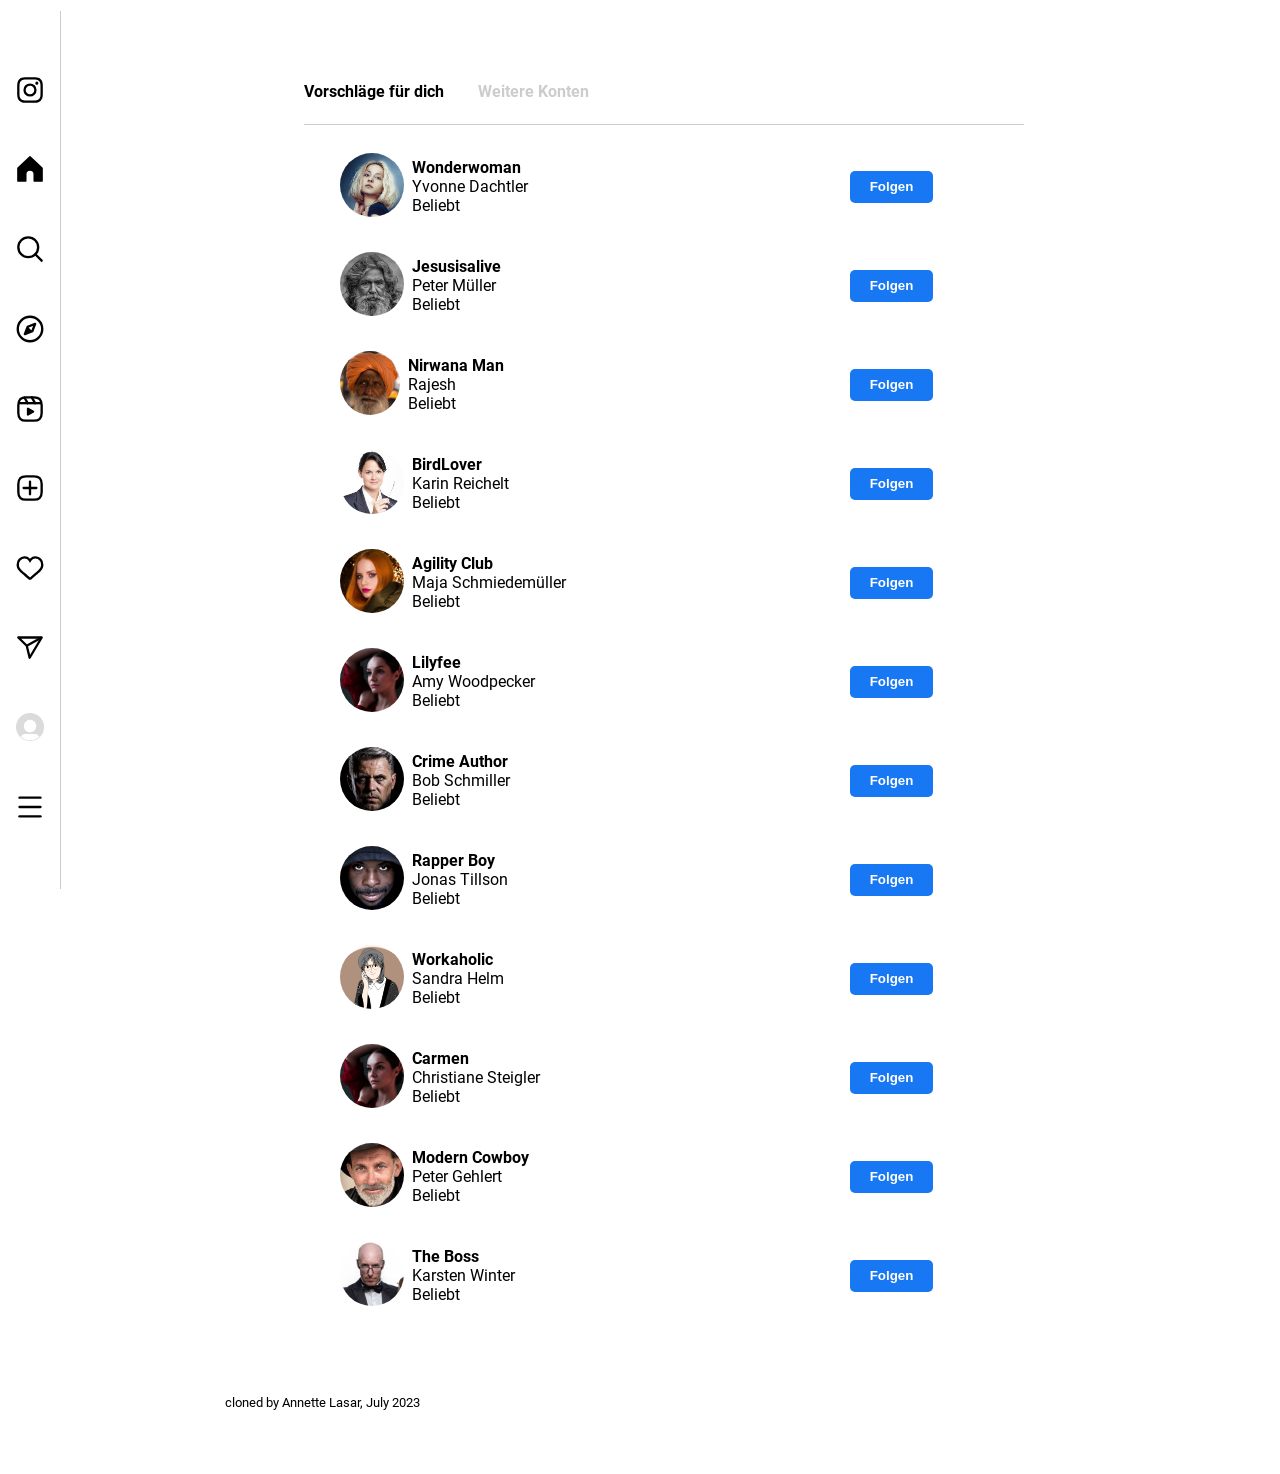
<file: index.html>
<!DOCTYPE html>
<html lang="de">
  <head>
    <meta charset="UTF-8" />
    <meta name="viewport" content="width=device-width, initial-scale=1.0" />
    <title>Instagram</title>
    <link rel="stylesheet" href="../css/reset_stylesheet.css" />
    <link rel="stylesheet" href="../css/style.css" />
    <script src="../javascript/data.js" defer></script>
    <script src="../javascript/script.js" defer></script>
    <link
      rel="icon"
      href="../icons/instagram_logo_round.png"
      height="24"
      width="24"
    />
  </head>
  <body onload="initIndex()">
    <div id="page">
      <header class="hide_container">
        <div class="header-logos">
          <img src="../icons/instagram_writing.png" alt="" height="36" />
          <img src="../icons/instagram_arrow_down.svg" alt="" height="12" />
        </div>

        <div class="header-logos">
          <input
            id="searchField"
            class="search-field"
            placeholder="Suchen ..."
          />
          <img
            onclick="notAvailable()"
            id="searchIcon"
            class="search-icon"
            src="../icons/instagram_search_light.svg"
            alt=""
            height="24"
          />
          <img
            onclick="notAvailable()"
            src="../icons/instagram_like_light.svg"
            id="heart"
            alt=""
            height="24"
          />
        </div>
      </header>
      <main>
        <div class="headlines_main">
          <h2>Vorschläge für dich</h2>
          <h2>Weitere Konten</h2>
        </div>
        <section id="suggestions_html">
          <article>
            <figure>
              <img src="../img/bearded-man-square.jpg" alt="" height="64">
            </figure>
            <div class="author_html">
              <div class="name">Jesusisalive</div>
              <div class="realName">Peter Müller</div>
              <div class="status">Beliebt</div>
            </div>
            
            <button onclick="notAvailable()" class="follow_html">Folgen</button>
          </article>
        </section>
      </main>
      <div w3-include-html="../templates/footer.html"></div>
    </div>
    <div w3-include-html="../templates/navigation.html"></div>
    
  </body>
</html>
</file>
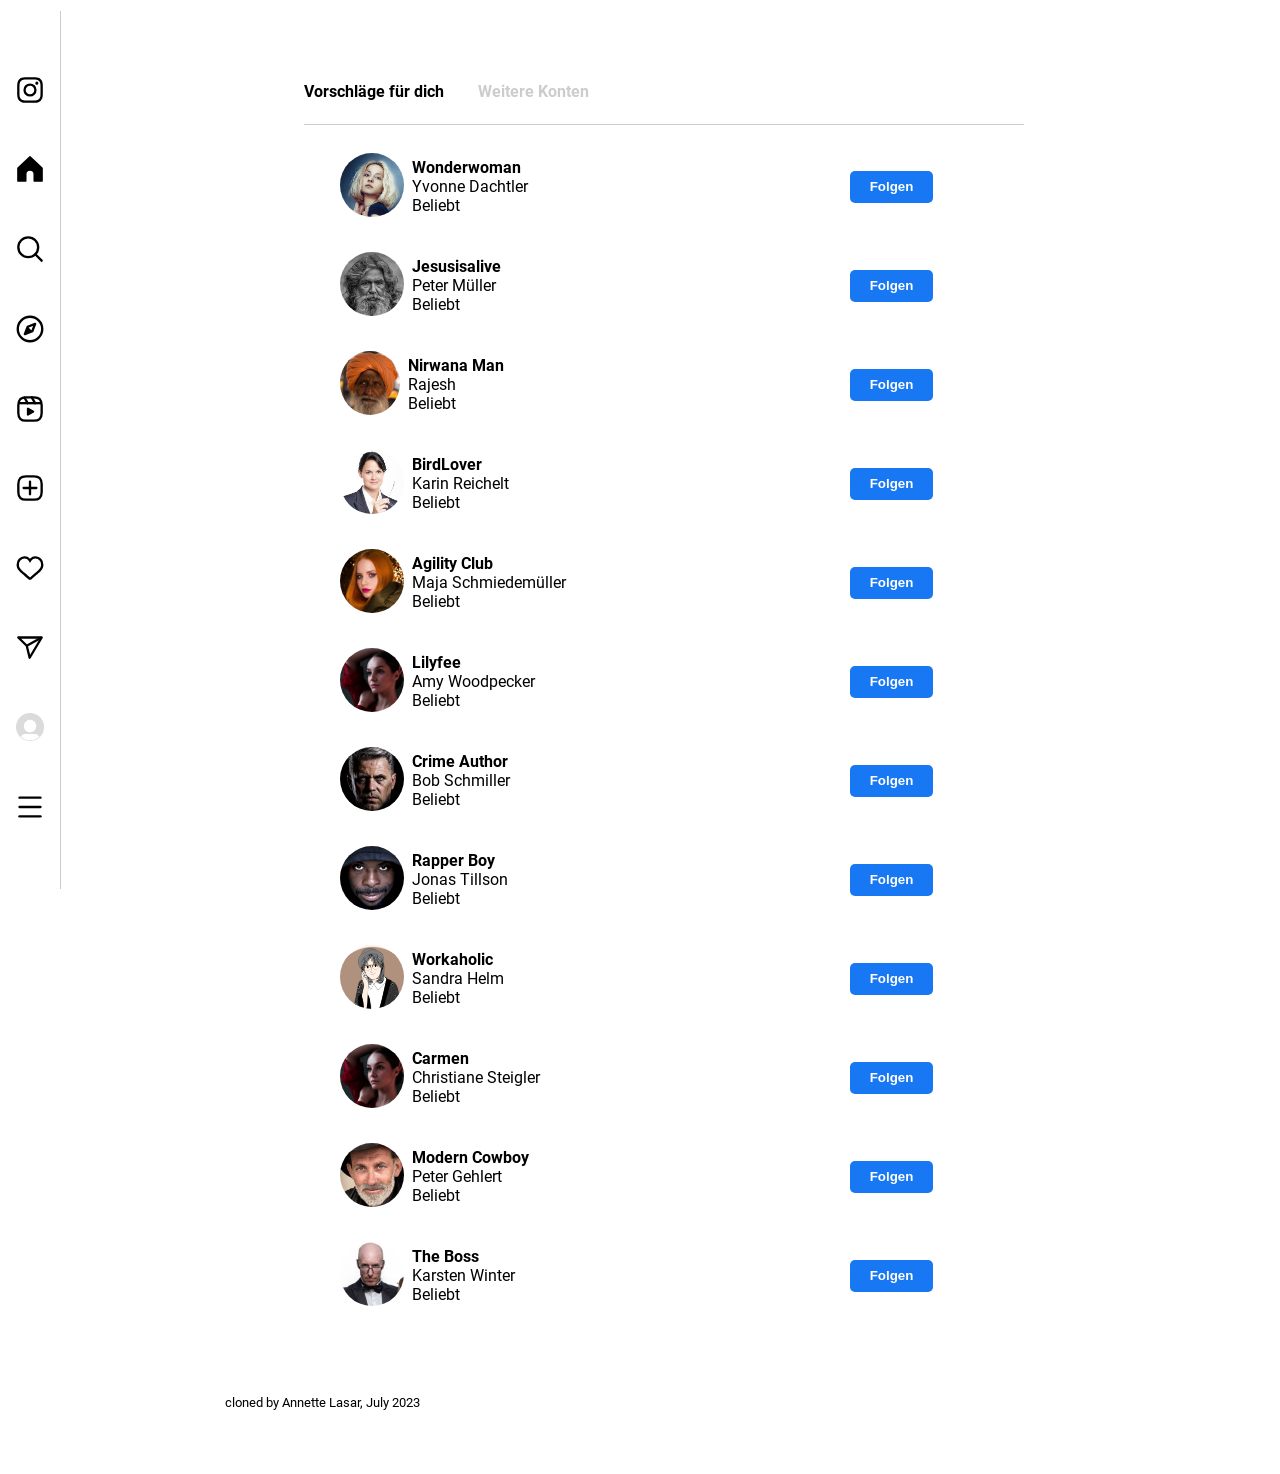
<file: html/index.html>
<!DOCTYPE html>
<html lang="de">
  <head>
    <meta charset="UTF-8" />
    <meta name="viewport" content="width=device-width, initial-scale=1.0" />
    <title>Instagram Backup</title>
    <link rel="stylesheet" href="../css/reset_stylesheet.css" />
    <link rel="stylesheet" href="../css/style.css" />
    <script src="../javascript/data.js" defer></script>
    <script src="../javascript/script.js" defer></script>
    <link
      rel="icon"
      href="../icons/instagram_logo_round.png"
      height="24"
      width="24"
    />
  </head>
  <body onload="initIndex()">
    <div id="page">
      <header class="hide_container">
        <div class="header-logos">
          <img src="../icons/instagram_writing.png" alt="" height="36" />
          <img src="../icons/instagram_arrow_down.svg" alt="" height="12" />
        </div>

        <div class="header-logos">
          <input
            id="searchField"
            class="search-field"
            placeholder="Suchen ..."
          />
          <img
            onclick="notAvailable()"
            id="searchIcon"
            class="search-icon"
            src="../icons/instagram_search_light.svg"
            alt=""
            height="24"
          />
          <img
            onclick="notAvailable()"
            src="../icons/instagram_like_light.svg"
            id="heart"
            alt=""
            height="24"
          />
        </div>
      </header>
      <main>
        <div class="headlines_main">
          <h2>Vorschläge für dich</h2>
          <h2>Weitere Konten</h2>
        </div>
        <section id="suggestions_html">
          <article>
            <figure>
              <img src="../img/bearded-man-square.jpg" alt="" height="64">
            </figure>
            <div class="author_html">
              <div class="name">Jesusisalive</div>
              <div class="realName">Peter Müller</div>
              <div class="status">Beliebt</div>
            </div>
            
            <button onclick="notAvailable()" class="follow_html">Folgen</button>
          </article>
        </section>
      </main>
      <div w3-include-html="../templates/footer.html"></div>
    </div>
    <div w3-include-html="../templates/navigation.html"></div>
    
  </body>
</html>
</file>
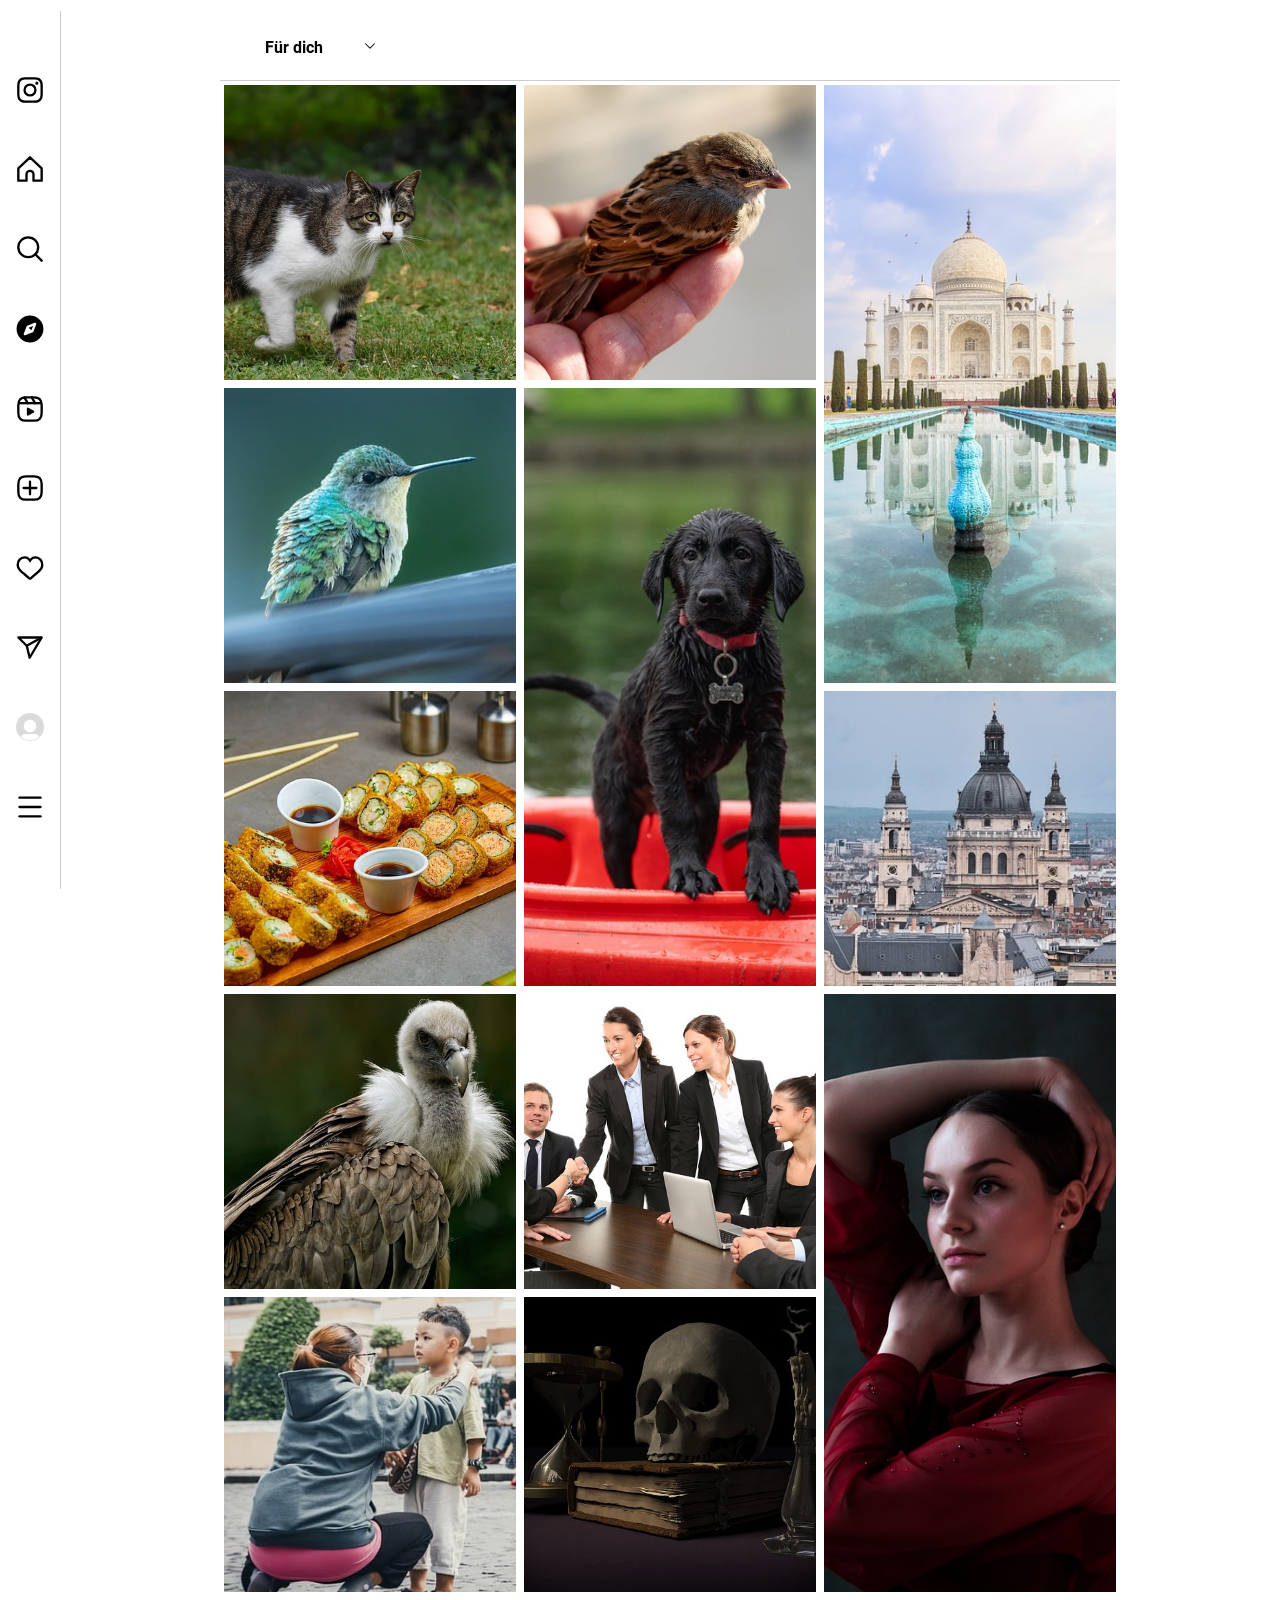
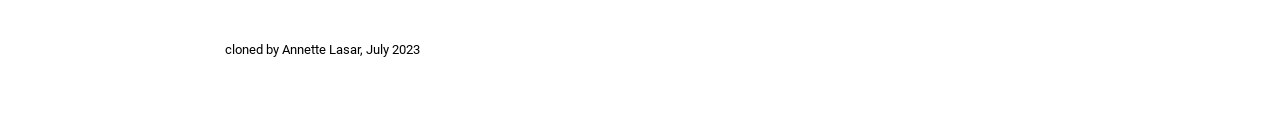
<file: html/explore.html>
<!DOCTYPE html>
<html lang="de">
  <head>
    <meta charset="UTF-8" />
    <meta name="viewport" content="width=device-width, initial-scale=1.0" />
    <title>Instagram Explore</title>
    <link rel="stylesheet" href="../css/reset_stylesheet.css" />
    <link rel="stylesheet" href="../css/style.css" />
    <script src="../javascript/data.js" defer></script>
    <script src="../javascript/script.js" defer></script>
    <link rel="icon" href="../icons/instagram_logo_round.png" />
  </head>
  <body onload="initExplore()">
    <div id="page_explore">
      <div id="detail-explore" class="detail-explore d-none"></div>
      <main id="main_container_explore">
        <div>
          <input
            class="search-field-explore hide_container"
            type="text"
            placeholder="Suchen ..."
          />
        </div>
        <div class="headlines_main_explore">
          <h2>Für dich</h2>
          <img src="../icons/instagram_arrow_down.svg" alt="" height="12" />
        </div>
        <section id="main_content_explore"></section>
      </main>

      <div w3-include-html="../templates/navigation.html"></div>
      <div w3-include-html="../templates/footer.html"></div>
    </div>
  </body>
</html>
</file>
<file: css/style.css>
/* ==========================================================
stylesheet for instagram-clone
Author: Annette Lasar
Date: July 2023
============================================================ */
/* ==========================================================
font: 'Roboto'
=========================================================== */

/* roboto-100 - latin_latin-ext */
@font-face {
  font-display: swap; /* Check https://developer.mozilla.org/en-US/docs/Web/CSS/@font-face/font-display for other options. */
  font-family: 'Roboto';
  font-style: normal;
  font-weight: 100;
  src: url('../fonts/roboto-v30-latin_latin-ext-100.woff2') format('woff2'); /* Chrome 36+, Opera 23+, Firefox 39+, Safari 12+, iOS 10+ */
}
/* roboto-100italic - latin_latin-ext */
@font-face {
  font-display: swap; /* Check https://developer.mozilla.org/en-US/docs/Web/CSS/@font-face/font-display for other options. */
  font-family: 'Roboto';
  font-style: italic;
  font-weight: 100;
  src: url('../fonts/roboto-v30-latin_latin-ext-100italic.woff2')
    format('woff2'); /* Chrome 36+, Opera 23+, Firefox 39+, Safari 12+, iOS 10+ */
}
/* roboto-300 - latin_latin-ext */
@font-face {
  font-display: swap; /* Check https://developer.mozilla.org/en-US/docs/Web/CSS/@font-face/font-display for other options. */
  font-family: 'Roboto';
  font-style: normal;
  font-weight: 300;
  src: url('../fonts/roboto-v30-latin_latin-ext-300.woff2') format('woff2'); /* Chrome 36+, Opera 23+, Firefox 39+, Safari 12+, iOS 10+ */
}
/* roboto-300italic - latin_latin-ext */
@font-face {
  font-display: swap; /* Check https://developer.mozilla.org/en-US/docs/Web/CSS/@font-face/font-display for other options. */
  font-family: 'Roboto';
  font-style: italic;
  font-weight: 300;
  src: url('../fonts/roboto-v30-latin_latin-ext-300italic.woff2')
    format('woff2'); /* Chrome 36+, Opera 23+, Firefox 39+, Safari 12+, iOS 10+ */
}
/* roboto-regular - latin_latin-ext */
@font-face {
  font-display: swap; /* Check https://developer.mozilla.org/en-US/docs/Web/CSS/@font-face/font-display for other options. */
  font-family: 'Roboto';
  font-style: normal;
  font-weight: 400;
  src: url('../fonts/roboto-v30-latin_latin-ext-regular.woff2') format('woff2'); /* Chrome 36+, Opera 23+, Firefox 39+, Safari 12+, iOS 10+ */
}
/* roboto-italic - latin_latin-ext */
@font-face {
  font-display: swap; /* Check https://developer.mozilla.org/en-US/docs/Web/CSS/@font-face/font-display for other options. */
  font-family: 'Roboto';
  font-style: italic;
  font-weight: 400;
  src: url('../fonts/roboto-v30-latin_latin-ext-italic.woff2') format('woff2'); /* Chrome 36+, Opera 23+, Firefox 39+, Safari 12+, iOS 10+ */
}
/* roboto-500 - latin_latin-ext */
@font-face {
  font-display: swap; /* Check https://developer.mozilla.org/en-US/docs/Web/CSS/@font-face/font-display for other options. */
  font-family: 'Roboto';
  font-style: normal;
  font-weight: 500;
  src: url('../fonts/roboto-v30-latin_latin-ext-500.woff2') format('woff2'); /* Chrome 36+, Opera 23+, Firefox 39+, Safari 12+, iOS 10+ */
}
/* roboto-500italic - latin_latin-ext */
@font-face {
  font-display: swap; /* Check https://developer.mozilla.org/en-US/docs/Web/CSS/@font-face/font-display for other options. */
  font-family: 'Roboto';
  font-style: italic;
  font-weight: 500;
  src: url('../fonts/roboto-v30-latin_latin-ext-500italic.woff2')
    format('woff2'); /* Chrome 36+, Opera 23+, Firefox 39+, Safari 12+, iOS 10+ */
}
/* roboto-700 - latin_latin-ext */
@font-face {
  font-display: swap; /* Check https://developer.mozilla.org/en-US/docs/Web/CSS/@font-face/font-display for other options. */
  font-family: 'Roboto';
  font-style: normal;
  font-weight: 700;
  src: url('../fonts/roboto-v30-latin_latin-ext-700.woff2') format('woff2'); /* Chrome 36+, Opera 23+, Firefox 39+, Safari 12+, iOS 10+ */
}
/* roboto-700italic - latin_latin-ext */
@font-face {
  font-display: swap; /* Check https://developer.mozilla.org/en-US/docs/Web/CSS/@font-face/font-display for other options. */
  font-family: 'Roboto';
  font-style: italic;
  font-weight: 700;
  src: url('../fonts/roboto-v30-latin_latin-ext-700italic.woff2')
    format('woff2'); /* Chrome 36+, Opera 23+, Firefox 39+, Safari 12+, iOS 10+ */
}
/* roboto-900 - latin_latin-ext */
@font-face {
  font-display: swap; /* Check https://developer.mozilla.org/en-US/docs/Web/CSS/@font-face/font-display for other options. */
  font-family: 'Roboto';
  font-style: normal;
  font-weight: 900;
  src: url('../fonts/roboto-v30-latin_latin-ext-900.woff2') format('woff2'); /* Chrome 36+, Opera 23+, Firefox 39+, Safari 12+, iOS 10+ */
}
/* roboto-900italic - latin_latin-ext */
@font-face {
  font-display: swap; /* Check https://developer.mozilla.org/en-US/docs/Web/CSS/@font-face/font-display for other options. */
  font-family: 'Roboto';
  font-style: italic;
  font-weight: 900;
  src: url('../fonts/roboto-v30-latin_latin-ext-900italic.woff2')
    format('woff2'); /* Chrome 36+, Opera 23+, Firefox 39+, Safari 12+, iOS 10+ */
}

/* ================================================================
General styles
=================================================================== */

html {
  font-family: 'Roboto', sans-serif;
}

img,
video {
  max-width: 100%;
}

#page,
#page_explore,
#page_reels {
  width: 100%;
  max-width: 960px;
  margin: 0 auto;
}

.detail-explore,
.detail-reels {
  position: fixed;
  inset: 0;
  z-index: 5;
  display: flex;
  flex-direction: column;
  justify-content: center;
  padding: 0 1em;
  background-color: rgba(0, 0, 0, 0.6);
}

/* ---------------------------------------------------------------
header
---------------------------------------------------------------- */

header {
  height: 60px;
  padding: 0 0.5em;
  position: sticky;
  top: 0;
  right: 0;
  left: 0;
  display: flex;
  align-items: center;
  justify-content: space-between;
  background-color: white;
  box-shadow: 1px 1px 1px rgba(0, 0, 0, 0.2);
}

.header-logos {
  display: flex;
  align-items: center;
  cursor: pointer;
}

.header-logos:first-of-type {
  width: 40%;
  max-width: 122px;
}

.header-logos:last-of-type {
  width: 55%;
  height: 36px;
  max-width: 305px;
  justify-content: flex-end;
  position: relative;
}

.search-field,
.search-field-explore,
.search-field-reels {
  width: 85%;
  height: 60%;
  outline: none;
  border: #efefef 2px solid;
  background-color: #efefef;
  border-radius: 5px;
}

.search-field-explore,
.search-field-reels {
  display: flex;
  margin: 1.5em auto 0;
  height: 32px;
}

.search-icon {
  cursor: pointer;
}

/* ==============================================================
main
================================================================ */

main {
  min-height: calc(100vh - 120px);
}

.headlines_main,
.headlines_main_explore,
.headlines_main_reels {
  display: flex;
  justify-content: center;
  gap: 5%;
  padding: 1.5em 5%;
  border-bottom: rgba(0, 0, 0, 0.2) 1px solid;
}

.headlines_main h2,
.headlines_main_explore h2,
.headlines_main_reels h2 {
  font-weight: 700;
}

.headlines_main h2:last-of-type {
  color: rgba(0, 0, 0, 0.2);
}

/* --------------------------------------------------------------
main index.html
_______________________________________________________________ */
#suggestions_html {
  max-width: 600px;
  margin: 1em auto 3em;
  padding: 0.5em;
}

#suggestions_html figure img {
  height: 64px;
  border-radius: 50%;
}

#suggestions_html article {
  margin: 0.25em 0 2em 0;
  display: flex;
  align-items: center;
}

.author_html {
  margin: 0 0.5em;
  line-height: 1.2;
  font-size: 0.8rem;
}

.author_html .name {
  font-weight: 700;
}

.follow_html {
  height: 32px;
  margin: 0.5em 0.5em 0.5em auto;
  padding: 0 1.5em;
  border: #1877f2;
  border-radius: 5px;
  background-color: #1877f2;
  color: white;
  font-weight: 700;
  cursor: pointer;
}

/* ------------------------------------------------------------
main explore.html
-------------------------------------------------------------- */

.headlines_main_explore,
.headlines_main_reels {
  justify-content: flex-start;
}

#main_container_explore,
#main_container_reels {
  margin: 1em 0 3em;
  max-width: 960px;
}

#main_content_explore {
  display: grid;
  gap: 8px;
  grid-template-columns: repeat(3, 1fr);
  padding: 0.25em;
}

#main_content_explore .rectangular {
  grid-row: span 2;
}

#main_content_explore .square img,
#main_content_explore .rectangular img {
  width: 100%;
  height: 100%;
  object-fit: cover;
  cursor: pointer;
}

#main_content_explore .square img {
  aspect-ratio: 1/1;
}

#main_content_explore .rectangular img {
  aspect-ratio: 2/4;
}

/* ----------------------------------------------------------
explore.html: detailed view onclick (called "discovery")
----------------------------------------------------------- */
.discovery-wrapper {
  height: 90%;
  width: 90%;
  margin: auto;
  border: black 1px solid;
  border-radius: 10px;
  background-color: white;
  display: flex;
  flex-direction: column;
  align-items: center;
  justify-content: space-around;
}

.content-wrapper-discoveries {
  width: 100%;
  height: 100%;
  max-width: 100%;
  max-height: 100%;
}

.discovery_title {
  width: 100%;
  display: flex;
  justify-content: space-around;
  align-items: center;
  padding: 0.2em 0;
}

.discovery_title img {
  height: 32px;
  border-radius: 50%;
}

.discovery_title img:last-of-type {
  height: 24px;
}

.discovery_name {
  font-size: 0.7rem;
  font-weight: 700;
}

.discovery-follow {
  border: none;
  background-color: white;
  font-size: 0.7rem;
  font-weight: 700;
  color: #1877f2;
  cursor: pointer;
}

.figure-detail-explore img {
  margin: 0 auto;
  width: 100%;
  height: 100%;
  object-fit: cover;
}

.discovery-wrapper.rectangular .figure-detail-explore {
  width: 100%;
  height: 60%;
}

.figure-detail-explore {
  margin: 0 auto;
  width: 100%;
}

.discovery-icons-wrapper {
  width: 97%;
  padding: 0.3em 0;
}

.discovery-icons img {
  height: 18px;
  margin-right: 0.5em;
  cursor: pointer;
}

.discovery-post-information {
  font-size: 0.7rem;
  padding: 0.3em 0;
}

.discovery-post-information p {
  padding: 0.2em 0;
}

.discovery-post-information p:last-of-type {
  color: lightgray;
  text-transform: uppercase;
  padding-bottom: 0;
}

.closeDiscoveryBox {
  height: 18px;
  position: absolute;
  top: 0.5em;
  right: 0.5em;
  cursor: pointer;
}

.previousDiscoveryBox,
.nextDiscoveryBox {
  height: 32px;
  width: 32px;
  position: absolute;
  top: 50%;
  display: flex;
  justify-content: center;
  align-items: center;
  background-color: white;
  border-radius: 50%;
  cursor: pointer;
}

.previousDiscoveryBox {
  left: 1em;
  transform: rotate(-90deg);
}

.nextDiscoveryBox {
  right: 1em;
  transform: rotate(90deg);
}

.discovery-text-wrapper {
  padding: 0.3em;
}

.discovery-comments-wrapper {
  width: 100%;
}

.input-wrapper {
  width: 100%;
  display: flex;
  justify-content: space-between;
}

.discovery-comments-wrapper input {
  width: 65%;
}

.discovery-comments-wrapper input:focus {
  outline: none !important;
  border: #1877f2 1px solid;
  border-radius: 2px;
}

.discovery-comments-wrapper button {
  font-weight: 700;
  color: #d9edff;
  background-color: white;
  border: none;
  cursor: pointer;
}

.discovery-comments-wrapper button:hover,
.discovery-comments-wrapper button:focus {
  color: #1877f2;
  outline: none !important;
}

.discovery-comments {
  font-size: 0.7rem;
  padding: 0.8em 0;
  height: 40px;
  overflow-y: auto;
}

.discovery-comments p {
  padding: 0.1em 0;
}

/* ---------------------------------------------------------
main: reels
----------------------------------------------------------- */
.video-container {
  min-width: 260px;
  max-width: 400px;
  margin: 1em auto;
  padding: 0.8em;
  border: lightgrey 1px solid;
  border-radius: 5px;
}

.video-container h2 {
  margin-bottom: 0.5em;
  text-transform: uppercase;
  font-weight: 700;
}

.video-container video {
  border-radius: 5px;
}

/* ---------------------------------------------------------
nav-bar (template)
----------------------------------------------------------- */
ul {
  height: 47.99px;
  position: fixed;
  right: 0;
  bottom: 0;
  left: 0;
  display: flex;
  flex-direction: row;
  align-items: center;
  justify-content: space-evenly;
  border-top: rgba(0, 0, 0, 0.2) 1px solid;
  background-color: #ffffff;
}

nav ul img {
  cursor: pointer;
  width: 28px;
  height: auto;
}

.hide_icon {
  display: none;
}

.d-none,
.hidden {
  display: none;
}

/* ---------------------------------------------------------
footer (template)
----------------------------------------------------------- */
.footer {
  margin-left: 65px;
}

.footer p {
  max-width: 960px;
  margin: 0 auto 5em;
  font-size: 0.8rem;
}

/* ====================================================================
media queries
====================================================================== */
/* ===============================
breakpoint: 37em
================================= */
@media (min-width: 37em) {
  .discovery-wrapper {
    flex-direction: row;
    width: 90%;
    height: 90%;
    margin: auto;
    max-width: 960px;
  }

  #figure_big_screen {
    height: 100%;
    width: 60%;
    display: flex;
    background-color: #000;
    border-top-left-radius: 10px;
    border-bottom-left-radius: 10px;
  }

  #figure_big_screen img {
    max-height: 100%;
    height: 100%;
    object-fit: contain;
    margin: 0 auto;
  }

  .content-wrapper-discoveries {
    display: flex;
    flex-direction: column;
    flex: 1;
    height: 100%;
  }

  .discovery_title {
    flex-wrap: wrap;
  }

  .discovery-text-wrapper {
    display: flex;
    flex-direction: column;
    align-items: flex-end;
    justify-content: flex-end;
    flex: 1;
  }

  .discovery-comments-wrapper input {
    width: 80%;
  }
}

/* ===============================
breakpoint: 48em
================================= */
@media (min-width: 48em) {
  body {
    display: flex;
    justify-content: center;
  }

  .headlines_main {
    margin: 60px 10% 0 15%;
    padding: 1.5em 5% 1.5em 0;
    justify-content: flex-start;
  }

  ul {
    height: 94%;
    margin: auto 0;
    padding: 1em;
    position: fixed;
    top: 0;
    right: unset;
    display: flex;
    flex-direction: column;
    border-top: none;
    border-right: rgba(0, 0, 0, 0.2) 1px solid;
  }

  .hide_container {
    display: none;
  }

  .hide_icon {
    display: block;
  }

  .author_html {
    font-size: 1rem;
  }

  #main_container_explore,
  #main_container_reels {
    margin-left: 60px;
    display: flex;
    flex-direction: column;
    justify-content: center;
  }
}
</file>
